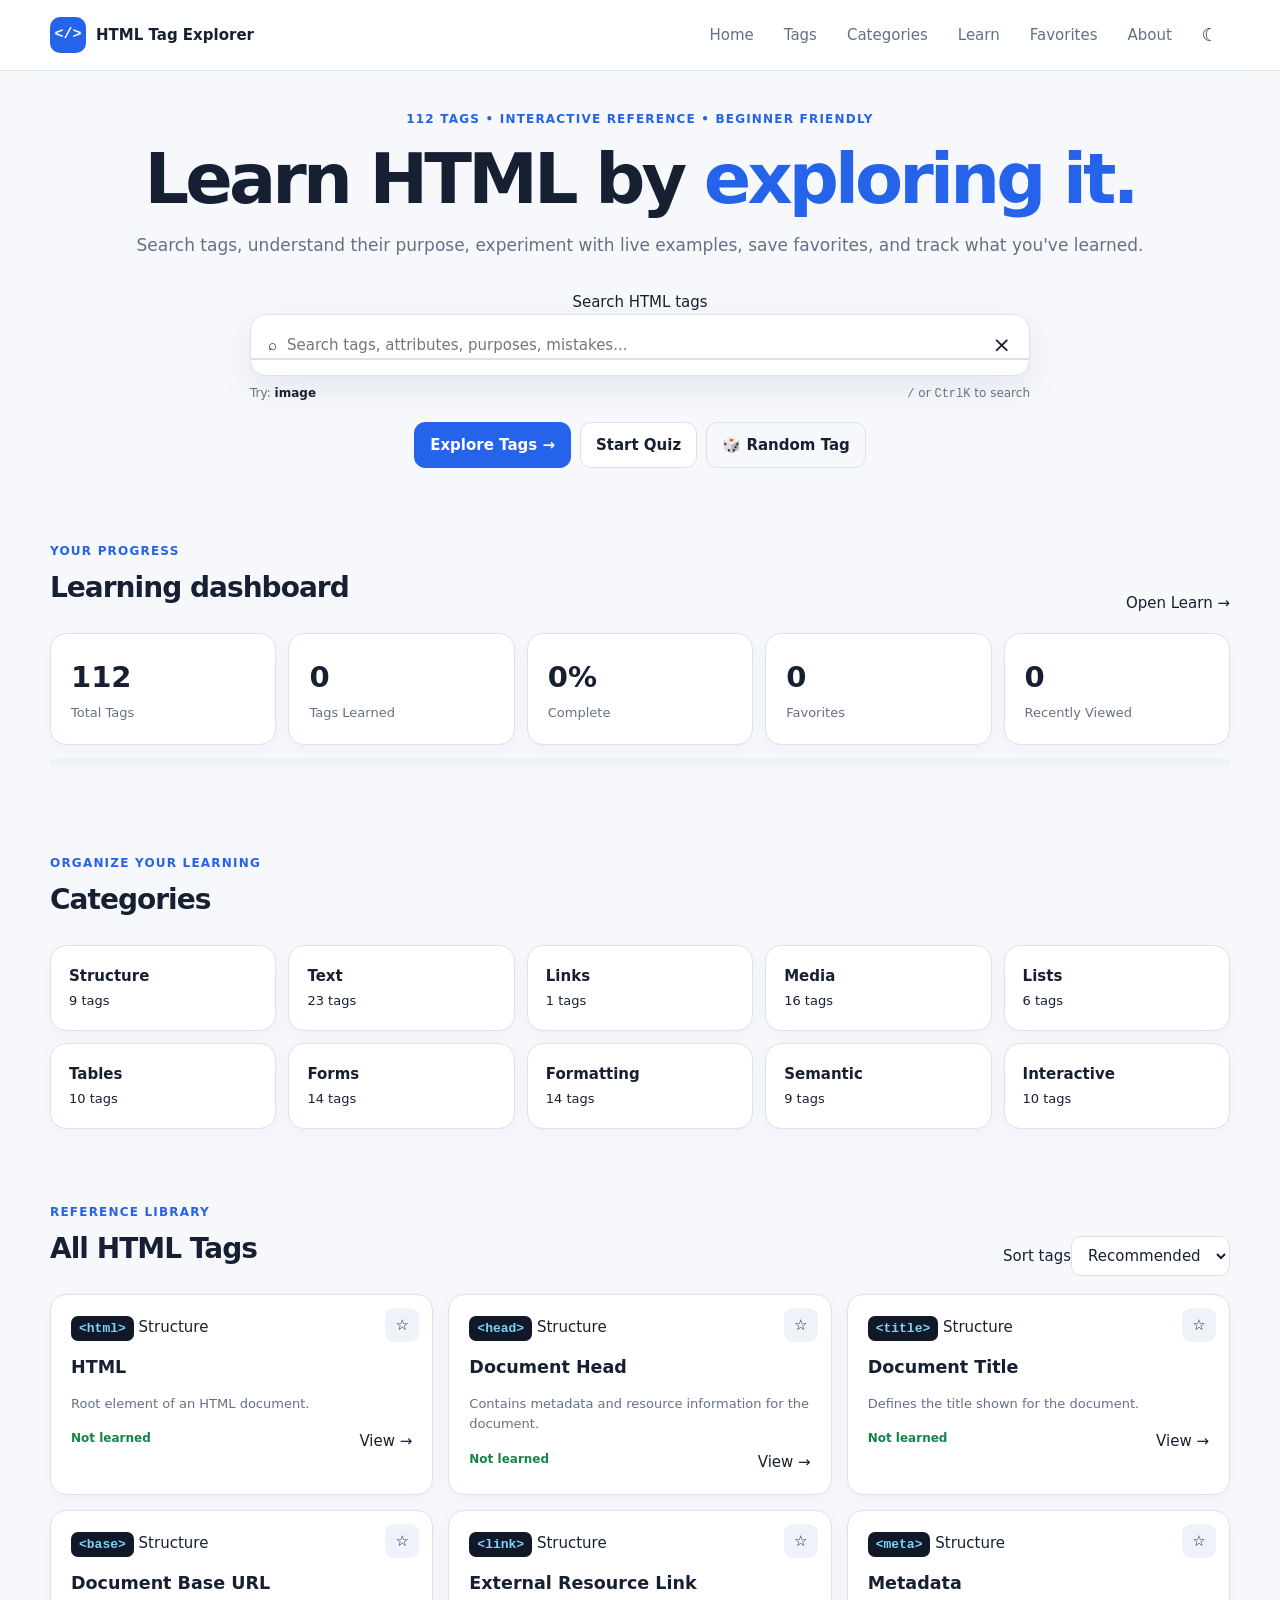
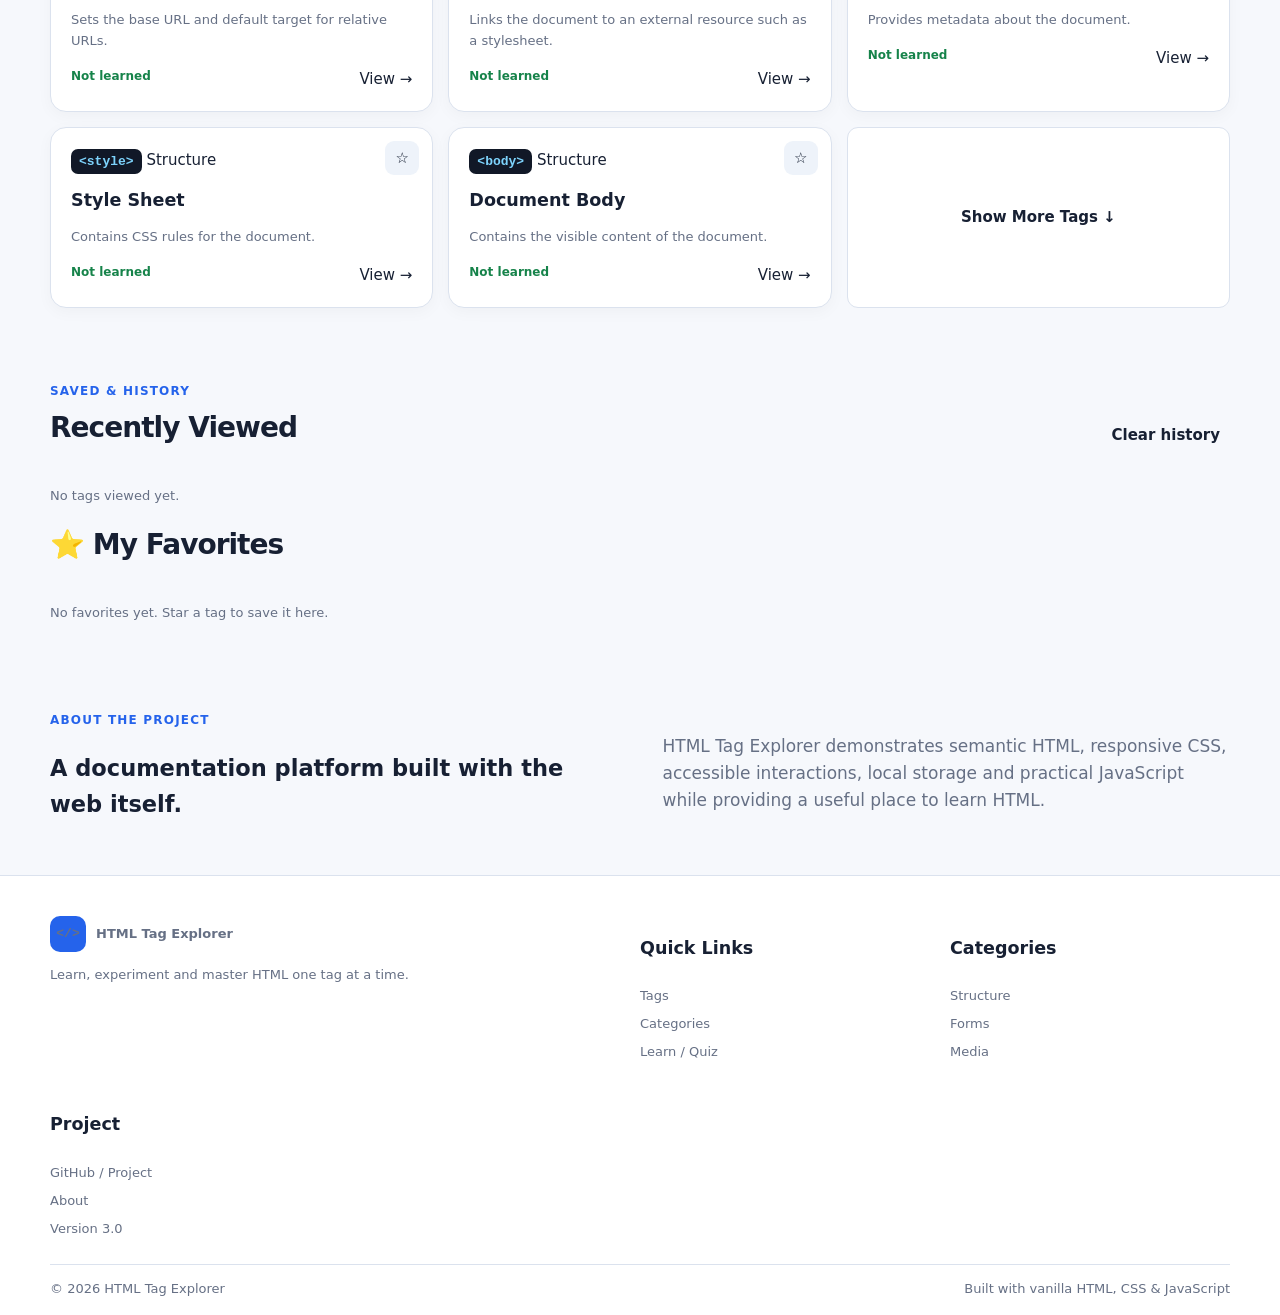
<file: index.html>
<!doctype html>
<html lang="en">
  <head>
    <meta charset="utf-8" />
    <meta name="viewport" content="width=device-width,initial-scale=1" />
    <meta
      name="description"
      content="HTML Tag Explorer — interactive HTML reference and learning platform."
    />
    <title>HTML Tag Explorer</title>
    <link rel="stylesheet" href="style.css" />
  </head>
  <body>
    <header class="site-header">
      <nav class="navbar container" aria-label="Primary navigation">
        <a class="brand" href="index.html"
          ><span class="brand-mark">&lt;/&gt;</span
          ><span>HTML Tag Explorer</span></a
        >
        <button
          class="menu-toggle"
          id="menuToggle"
          aria-expanded="false"
          aria-controls="mainNav"
          aria-label="Open navigation"
        >
          ☰
        </button>
        <div class="nav-links" id="mainNav">
          <a href="#home">Home</a><a href="#tags">Tags</a
          ><a href="#categories">Categories</a><a href="learn.html">Learn</a
          ><a href="#favorites">Favorites</a><a href="#about">About</a
          ><button
            class="theme-toggle"
            id="themeToggle"
            aria-label="Toggle dark and light theme"
          >
            ☾
          </button>
        </div>
      </nav>
    </header>
    <main>
      <section class="hero container" id="home">
        <div class="hero-copy">
          <span class="eyebrow"
            >112 tags • interactive reference • beginner friendly</span
          >
          <h1>Learn HTML by <span>exploring it.</span></h1>
          <p>
            Search tags, understand their purpose, experiment with live
            examples, save favorites, and track what you've learned.
          </p>
        </div>
        <div class="search-shell" role="search">
          <label class="sr-only" for="smartSearch">Search HTML tags</label>
          <div class="search-box">
            <span>⌕</span
            ><input
              id="smartSearch"
              type="search"
              autocomplete="off"
              placeholder="Search tags, attributes, purposes, mistakes..."
              aria-controls="suggestions"
              aria-label="Search HTML tags"
            /><button id="clearSearch" type="button" aria-label="Clear search">
              ×
            </button>
          </div>
          <div class="suggestions" id="suggestions" role="listbox"></div>
          <div class="search-hints">
            <span
              >Try:
              <button class="hint" type="button" data-query="image">
                image
              </button></span
            ><span><kbd>/</kbd> or <kbd>Ctrl</kbd><kbd>K</kbd> to search</span>
          </div>
        </div>
        <div class="hero-actions">
          <a class="btn primary" href="#tags">Explore Tags →</a
          ><a class="btn secondary" href="learn.html">Start Quiz</a
          ><button class="btn ghost" id="randomTag" type="button">
            🎲 Random Tag
          </button>
        </div>
      </section>
      <section
        class="container dashboard-section"
        aria-labelledby="dashboardTitle"
      >
        <div class="section-heading">
          <div>
            <span class="eyebrow">Your progress</span>
            <h2 id="dashboardTitle">Learning dashboard</h2>
          </div>
          <a href="learn.html">Open Learn →</a>
        </div>
        <div class="dashboard-grid">
          <div class="stat-card">
            <strong id="totalCount">112</strong><span>Total Tags</span>
          </div>
          <div class="stat-card">
            <strong id="learnedCount">0</strong><span>Tags Learned</span>
          </div>
          <div class="stat-card">
            <strong id="progressPercent">0%</strong><span>Complete</span>
          </div>
          <div class="stat-card">
            <strong id="favoriteCount">0</strong><span>Favorites</span>
          </div>
          <div class="stat-card">
            <strong id="recentCount">0</strong><span>Recently Viewed</span>
          </div>
        </div>
        <div class="progress-track" aria-label="Learning progress">
          <span id="progressBar"></span>
        </div>
      </section>
      <section class="container" id="categories">
        <div class="section-heading">
          <div>
            <span class="eyebrow">Organize your learning</span>
            <h2>Categories</h2>
          </div>
        </div>
        <div class="category-grid" id="categoryGrid"></div>
      </section>
      <section class="container tags-section" id="tags">
        <div class="section-heading">
          <div>
            <span class="eyebrow">Reference library</span>
            <h2 id="tagsTitle">All HTML Tags</h2>
          </div>
          <div class="toolbar">
            <label class="sr-only" for="sortSelect">Sort tags</label
            ><select id="sortSelect">
              <option value="recommended">Recommended</option>
              <option value="az">A → Z</option>
              <option value="za">Z → A</option>
              <option value="category">Category</option>
            </select>
          </div>
        </div>
        <div class="active-filters" id="activeFilters"></div>
        <div class="tag-grid" id="tagGrid"></div>
        <div class="empty-state hidden" id="emptyState">
          <div>⌕</div>
          <h3>No results found</h3>
          <p>Try another keyword or clear the current filters.</p>
          <button class="btn secondary" id="emptyClear" type="button">
            Clear filters
          </button>
        </div>
      </section>
      <section class="container recent-section" id="favorites">
        <div class="section-heading">
          <div>
            <span class="eyebrow">Saved &amp; history</span>
            <h2>Recently Viewed</h2>
          </div>
          <button class="text-btn" id="clearRecent" type="button">
            Clear history
          </button>
        </div>
        <div class="mini-grid" id="recentGrid"></div>
        <div class="section-heading favorites-heading">
          <div><h2>⭐ My Favorites</h2></div>
        </div>
        <div class="mini-grid" id="favoriteGrid"></div>
        <p class="empty-note" id="favoriteEmpty">
          No favorites yet. Star a tag to save it here.
        </p>
      </section>
      <section class="about container" id="about">
        <div>
          <span class="eyebrow">About the project</span>
          <h2>A documentation platform built with the web itself.</h2>
        </div>
        <p>
          HTML Tag Explorer demonstrates semantic HTML, responsive CSS,
          accessible interactions, local storage and practical JavaScript while
          providing a useful place to learn HTML.
        </p>
      </section>
    </main>
    <footer class="site-footer">
      <div class="container footer-grid">
        <div>
          <a class="brand" href="#home"
            ><span class="brand-mark">&lt;/&gt;</span
            ><span>HTML Tag Explorer</span></a
          >
          <p>Learn, experiment and master HTML one tag at a time.</p>
        </div>
        <div>
          <h3>Quick Links</h3>
          <a href="#tags">Tags</a><a href="#categories">Categories</a
          ><a href="learn.html">Learn / Quiz</a>
        </div>
        <div>
          <h3>Categories</h3>
          <a href="#tags">Structure</a><a href="#tags">Forms</a
          ><a href="#tags">Media</a>
        </div>
        <div>
          <h3>Project</h3>
          <a href="#" id="githubLink">GitHub / Project</a
          ><a href="#about">About</a><span>Version 3.0</span>
        </div>
      </div>
      <div class="container footer-bottom">
        <span>© 2026 HTML Tag Explorer</span
        ><span>Built with vanilla HTML, CSS &amp; JavaScript</span>
      </div>
    </footer>
    <button
      class="back-top"
      id="backTop"
      type="button"
      aria-label="Back to top"
    >
      ↑
    </button>
    <div class="toast" id="toast" role="status" aria-live="polite"></div>
    <script src="script.js"></script>
  </body>
</html>
</file>
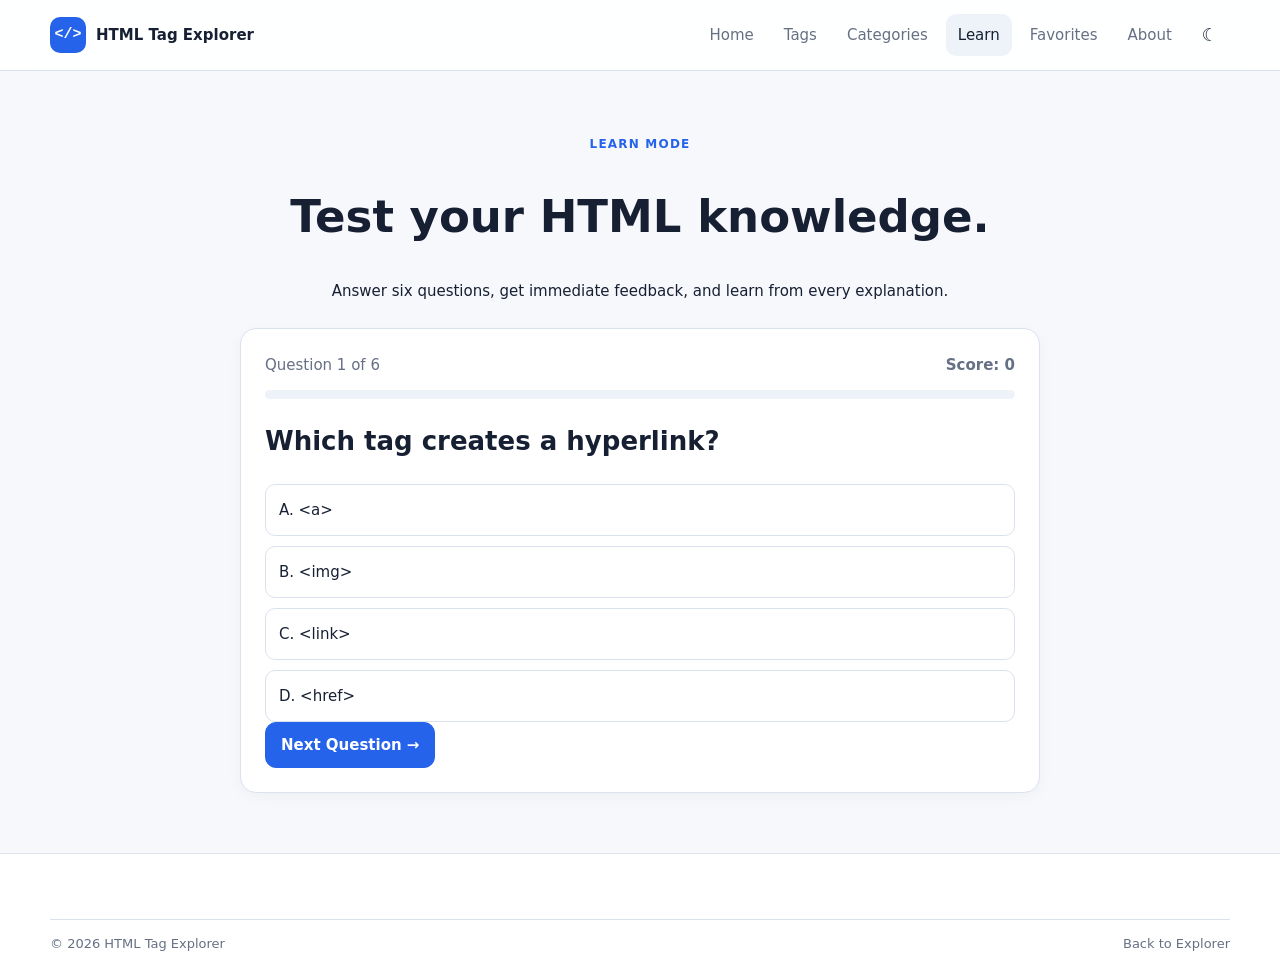
<file: learn.html>
<!doctype html>
<html lang="en">
  <head>
    <meta charset="utf-8" />
    <meta name="viewport" content="width=device-width,initial-scale=1" />
    <meta name="description" content="Interactive HTML learning quiz" />
    <title>Learn HTML — HTML Tag Explorer</title>
    <link rel="stylesheet" href="style.css" />
  </head>
  <body>
    <header class="site-header">
      <nav class="navbar container" aria-label="Primary navigation">
        <a class="brand" href="index.html"
          ><span class="brand-mark">&lt;/&gt;</span
          ><span>HTML Tag Explorer</span></a
        ><button
          class="menu-toggle"
          id="menuToggle"
          aria-expanded="false"
          aria-controls="mainNav"
          aria-label="Open navigation"
        >
          ☰
        </button>
        <div class="nav-links" id="mainNav">
          <a href="index.html#home">Home</a><a href="index.html#tags">Tags</a
          ><a href="index.html#categories">Categories</a
          ><a class="active" href="learn.html">Learn</a
          ><a href="index.html#favorites">Favorites</a
          ><a href="index.html#about">About</a
          ><button
            class="theme-toggle"
            id="themeToggle"
            aria-label="Toggle theme"
          >
            ☾
          </button>
        </div>
      </nav>
    </header>
    <main class="learn-page container">
      <section class="quiz-hero">
        <span class="eyebrow">Learn mode</span>
        <h1>Test your HTML knowledge.</h1>
        <p>
          Answer six questions, get immediate feedback, and learn from every
          explanation.
        </p>
      </section>
      <section class="quiz-card" id="quizCard">
        <div class="quiz-top">
          <span id="quizProgress">Question 1 of 6</span
          ><strong id="quizScore">Score: 0</strong>
        </div>
        <div class="progress-track"><span id="quizBar"></span></div>
        <div id="questionArea"></div>
        <div id="feedback" class="quiz-feedback hidden"></div>
        <button class="btn primary" id="nextQuestion" type="button">
          Next Question →</button
        ><button class="btn secondary hidden" id="restartQuiz" type="button">
          Restart Quiz
        </button>
      </section>
    </main>
    <footer class="site-footer">
      <div class="container footer-bottom">
        <span>© 2026 HTML Tag Explorer</span
        ><a href="index.html">Back to Explorer</a>
      </div>
    </footer>
    <div class="toast" id="toast" role="status" aria-live="polite"></div>
    <script src="script.js"></script>
  </body>
</html>
</file>
<file: style.css>
:root {
  --bg: #f6f8fc;
  --surface: #fff;
  --surface2: #eef3fa;
  --text: #172033;
  --muted: #667085;
  --line: #dbe2ee;
  --primary: #2563eb;
  --accent: #7c3aed;
  --code: #111827;
  --shadow: 0 12px 35px rgba(15, 23, 42, 0.08);
}

[data-theme="dark"] {
  --bg: #0b1120;
  --surface: #111827;
  --surface2: #172033;
  --text: #eef2ff;
  --muted: #a5b0c2;
  --line: #263249;
  --primary: #60a5fa;
  --accent: #a78bfa;
  --code: #080d17;
  --shadow: 0 15px 40px rgba(0, 0, 0, 0.25);
}

* {
  box-sizing: border-box;
}
html {
  scroll-behavior: smooth;
}
body {
  margin: 0;
  background: var(--bg);
  color: var(--text);
  font:
    15px/1.6 system-ui,
    -apple-system,
    Segoe UI,
    sans-serif;
  transition: 0.25s;
}
.container {
  width: min(calc(100% - 28px), 1180px);
  margin: auto;
}
a {
  color: inherit;
  text-decoration: none;
}
button,
input,
select,
textarea {
  font: inherit;
}
button {
  cursor: pointer;
  color: var(--text) !important;
  -webkit-text-fill-color: var(--text) !important;
}

/* Header */
.site-header {
  position: sticky;
  top: 0;
  z-index: 50;
  background: color-mix(in srgb, var(--surface) 90%, transparent);
  backdrop-filter: blur(15px);
  border-bottom: 1px solid var(--line);
}
.navbar {
  min-height: 70px;
  display: flex;
  align-items: center;
  justify-content: space-between;
}
.brand {
  display: flex;
  align-items: center;
  gap: 10px;
  font-weight: 800;
}
.brand-mark {
  display: grid;
  place-items: center;
  width: 36px;
  height: 36px;
  border-radius: 10px;
  background: var(--primary);
  color: white;
  font-family: monospace;
}
.nav-links {
  display: flex;
  gap: 6px;
  align-items: center;
}
.nav-links a,
.theme-toggle {
  border: 0;
  background: transparent;
  color: var(--muted);
  padding: 9px 12px;
  border-radius: 10px;
}
.nav-links a:hover,
.nav-links a.active {
  background: var(--surface2);
  color: var(--text);
}
.theme-toggle {
  font-size: 18px;
  color: var(--text);
}
.menu-toggle {
  display: none;
  border: 0;
  background: transparent;
  color: var(--text);
  font-size: 25px;
}

/* Hero */
.hero {
  text-align: center;
  padding: 75px 0 45px;
}
.eyebrow {
  font-size: 12px;
  font-weight: 800;
  letter-spacing: 0.1em;
  text-transform: uppercase;
  color: var(--primary);
}
.hero h1 {
  font-size: clamp(40px, 6vw, 70px);
  line-height: 1.02;
  letter-spacing: -0.055em;
  margin: 14px 0;
}
.hero h1 span {
  color: var(--primary);
}
.hero p,
.about p {
  color: var(--muted);
  font-size: 17px;
}

/* Search */
.search-shell {
  max-width: 780px;
  margin: 30px auto 18px;
  position: relative;
}
.search-box {
  display: flex;
  align-items: center;
  gap: 10px;
  background: var(--surface);
  border: 1px solid var(--line);
  border-radius: 16px;
  padding: 5px 12px 5px 17px;
  box-shadow: var(--shadow);
}
.search-box input {
  width: 100%;
  border: 0;
  outline: 0;
  background: transparent;
  color: var(--text);
  padding: 13px 0;
}
.search-box button {
  border: 0;
  background: transparent;
  font-size: 22px;
  color: var(--muted);
}
.suggestions {
  position: absolute;
  top: 68px;
  left: 0;
  right: 0;
  background: var(--surface);
  border: 1px solid var(--line);
  border-radius: 14px;
  box-shadow: var(--shadow);
  z-index: 10;
  overflow: hidden;
  text-align: left;
}
.suggestion {
  display: flex;
  gap: 12px;
  padding: 12px 14px;
  border-bottom: 1px solid var(--line);
}
.suggestion:hover {
  background: var(--surface2);
}
.suggestion-code,
.tag-badge {
  font: 700 13px monospace;
  background: var(--code);
  color: #7dd3fc;
  padding: 5px 8px;
  border-radius: 7px;
  height: max-content;
}
.suggestion small {
  display: block;
  color: var(--muted);
}
.search-hints {
  display: flex;
  justify-content: space-between;
  color: var(--muted);
  font-size: 12px;
  margin-top: 8px;
}
.hint {
  border: 0;
  background: none;
  color: var(--primary);
  font-weight: 700;
  padding: 0;
}

/* Force every normal button/link button to follow the active theme.
   This prevents browser/default button text colors from staying black in dark mode. */
button:not(.btn.primary),
.btn:not(.primary),
.btn:not(.primary) * {
  color: var(--text) !important;
  -webkit-text-fill-color: var(--text) !important;
}

/* Primary buttons intentionally use white text in both themes. */
.btn.primary,
.btn.primary * {
  color: #fff !important;
  -webkit-text-fill-color: #fff !important;
}

/* RANDOM TAG BUTTON — explicit light/dark theme colors */
#randomTag {
  color: #172033 !important;
  -webkit-text-fill-color: #172033 !important;
  background: transparent !important;
  border-color: #dbe2ee !important;
}

#randomTag::first-line,
#randomTag * {
  color: inherit !important;
  -webkit-text-fill-color: inherit !important;
}

html[data-theme="dark"] #randomTag {
  color: #eef2ff !important;
  -webkit-text-fill-color: #eef2ff !important;
  background: #111827 !important;
  border-color: #263249 !important;
}

html[data-theme="dark"] #randomTag::first-line,
html[data-theme="dark"] #randomTag * {
  color: #eef2ff !important;
  -webkit-text-fill-color: #eef2ff !important;
}

/* Buttons - theme-safe text color */
.hero-actions {
  display: flex;
  justify-content: center;
  gap: 9px;
  flex-wrap: wrap;
}
.btn {
  display: inline-flex;
  align-items: center;
  justify-content: center;
  padding: 10px 15px;
  border: 1px solid var(--line);
  border-radius: 11px;
  background: var(--surface);
  color: var(--text);
  font-weight: 750;
  transition: 0.18s;
}
.btn:hover {
  transform: translateY(-2px);
}
.btn.primary {
  background: var(--primary);
  border-color: var(--primary);
  color: #fff;
}
.btn.secondary {
  background: var(--surface);
  color: var(--text) !important;
  -webkit-text-fill-color: var(--text) !important;
  border-color: var(--line);
}
.btn.ghost {
  background: transparent;
  color: var(--text) !important;
  -webkit-text-fill-color: var(--text) !important;
  border-color: var(--line);
}
.text-btn {
  border: 0;
  background: transparent;
  color: var(--primary);
  font-weight: 700;
  padding: 8px 10px;
}
select {
  background: var(--surface);
  color: var(--text);
  border: 1px solid var(--line);
  border-radius: 10px;
  padding: 9px 12px;
  outline: none;
}
select option {
  background: var(--surface);
  color: var(--text);
}

/* Sections */
.section-heading {
  display: flex;
  justify-content: space-between;
  align-items: end;
  margin-bottom: 18px;
  gap: 15px;
}
.section-heading h2 {
  margin: 4px 0;
  font-size: 28px;
  letter-spacing: -0.035em;
}
.dashboard-grid {
  display: grid;
  grid-template-columns: repeat(5, 1fr);
  gap: 12px;
}
.stat-card,
.category-card,
.tag-card,
.doc-card,
.quiz-card,
.mini-card {
  background: var(--surface);
  border: 1px solid var(--line);
  border-radius: 16px;
  box-shadow: 0 4px 16px rgba(15, 23, 42, 0.035);
}
.stat-card {
  padding: 20px;
}
.stat-card strong {
  font-size: 29px;
  display: block;
  color: var(--text);
}
.stat-card span,
.category-card span,
.tag-card p,
.empty-note {
  color: var(--muted);
  font-size: 13px;
}
.progress-track {
  height: 9px;
  background: var(--surface2);
  border-radius: 99px;
  overflow: hidden;
  margin: 13px 0;
}
.progress-track span {
  display: block;
  height: 100%;
  width: 0;
  background: linear-gradient(90deg, var(--primary), var(--accent));
  transition: 0.4s;
}

/* Categories */
.category-grid {
  display: grid;
  grid-template-columns: repeat(5, 1fr);
  gap: 12px;
}
.category-card {
  padding: 18px;
  text-align: left;
  transition: 0.2s;
  color: var(--text);
  background: var(--surface);
}
.category-card strong {
  display: block;
  color: var(--text);
}
.category-card span {
  color: var(--muted);
}
.category-card:hover,
.category-card:focus-visible,
.tag-card:hover {
  transform: translateY(-3px);
  box-shadow: var(--shadow);
}

/* Tag cards */
.tag-grid {
  display: grid;
  grid-template-columns: repeat(3, 1fr);
  gap: 15px;
}
.tag-card {
  position: relative;
  padding: 20px;
  transition: 0.2s;
}
.tag-card .fav {
  position: absolute;
  right: 13px;
  top: 13px;
  border: 0;
  background: var(--surface2);
  color: var(--text);
  border-radius: 9px;
  width: 34px;
  height: 34px;
}
.tag-card .is-fav {
  color: #eab308;
}
.tag-card h3 {
  margin: 14px 0 4px;
  color: var(--text);
}
.card-footer {
  display: flex;
  justify-content: space-between;
  margin-top: 15px;
}
.learn-state {
  font-size: 12px;
  color: #16834a;
  font-weight: 700;
}

/* Small cards */
.mini-grid {
  display: grid;
  grid-template-columns: repeat(5, 1fr);
  gap: 10px;
}
.mini-card {
  padding: 14px;
}
.mini-card code {
  color: var(--primary);
  font-weight: 800;
}
.mini-card small {
  display: block;
  color: var(--muted);
}
section.container {
  padding: 35px 0;
}
.about {
  display: grid;
  grid-template-columns: 1fr 1fr;
  gap: 45px;
  align-items: center;
}

/* Footer */
.site-footer {
  border-top: 1px solid var(--line);
  background: var(--surface);
  padding: 40px 0 16px;
}
.footer-grid {
  display: grid;
  grid-template-columns: 2fr 1fr 1fr;
  gap: 30px;
}
.footer-grid div:not(:first-child) {
  display: flex;
  flex-direction: column;
  gap: 7px;
}
.footer-grid p,
.footer-grid a,
.footer-grid span,
.footer-bottom {
  color: var(--muted);
  font-size: 13px;
}
.footer-bottom {
  border-top: 1px solid var(--line);
  margin-top: 25px;
  padding-top: 14px;
  display: flex;
  justify-content: space-between;
}

/* Utilities */
.back-top {
  position: fixed;
  right: 20px;
  bottom: 20px;
  width: 45px;
  height: 45px;
  border: 1px solid var(--line);
  border-radius: 12px;
  background: var(--surface);
  color: var(--text);
  box-shadow: var(--shadow);
  opacity: 0;
  pointer-events: none;
  transition: 0.2s;
}
.back-top.show {
  opacity: 1;
  pointer-events: auto;
}
.toast {
  position: fixed;
  bottom: 22px;
  left: 50%;
  transform: translate(-50%, 20px);
  opacity: 0;
  background: var(--code);
  color: #fff;
  padding: 10px 15px;
  border-radius: 10px;
  z-index: 100;
  transition: 0.2s;
}
.toast.show {
  opacity: 1;
  transform: translate(-50%, 0);
}
.hidden {
  display: none !important;
}

/* Tag page */
.tag-page {
  padding: 30px 0 70px;
}
.breadcrumbs {
  display: flex;
  gap: 8px;
  color: var(--muted);
  font-size: 13px;
  margin-bottom: 20px;
}
.breadcrumbs a {
  color: var(--primary);
}
.tag-header {
  display: grid;
  grid-template-columns: 1.4fr 0.7fr;
  gap: 20px;
}
.tag-title {
  font-size: 52px;
  line-height: 1;
  margin: 0;
}
.tag-full {
  color: var(--muted);
  font-size: 18px;
  margin: 10px 0;
}
.tag-actions {
  display: flex;
  gap: 8px;
  flex-wrap: wrap;
  margin: 20px 0;
}
.tag-side,
.doc-card {
  padding: 21px;
}
.tag-side {
  background: var(--surface);
  border: 1px solid var(--line);
  border-radius: 16px;
}
.doc-grid {
  display: grid;
  grid-template-columns: 1fr 1fr;
  gap: 15px;
  margin-top: 15px;
}
.code-block {
  position: relative;
  background: var(--code);
  color: #e5e7eb;
  border-radius: 12px;
  overflow: auto;
}
.code-block pre {
  padding: 18px;
  margin: 0;
  font: 13px/1.7 monospace;
  min-width: max-content;
}
.copy-code {
  position: absolute;
  right: 9px;
  top: 9px;
  background: #1f2937;
  color: #fff;
  border: 1px solid #374151;
  border-radius: 7px;
  padding: 6px 9px;
}
.live-example {
  padding: 20px;
  background: var(--surface2);
  border-radius: 11px;
  min-height: 70px;
}
.attr-table {
  width: 100%;
  border-collapse: collapse;
}
.attr-table th,
.attr-table td {
  padding: 9px;
  border-bottom: 1px solid var(--line);
  text-align: left;
}
.attr-table code {
  color: var(--primary);
}
.playground-help {
  color: var(--muted);
  margin: -6px 0 12px;
  font-size: 13px;
}
.playground-grid {
  display: grid;
  grid-template-columns: 1fr 1fr;
  gap: 12px;
}
.editor-wrap,
.preview-wrap {
  border-radius: 12px;
  overflow: hidden;
  border: 1px solid var(--line);
}
.editor-head,
.preview-head {
  padding: 9px 12px;
  background: var(--surface2);
  font-size: 12px;
}
.editor {
  width: 100%;
  min-height: 260px;
  border: 0;
  resize: vertical;
  padding: 15px;
  background: var(--code);
  color: #e5e7eb;
  font: 13px/1.6 monospace;
}
.preview {
  width: 100%;
  min-height: 260px;
  border: 0;
  background: white;
}
.playground-actions {
  display: flex;
  gap: 8px;
  flex-wrap: wrap;
  margin-top: 10px;
}
.related-grid {
  display: grid;
  grid-template-columns: repeat(4, 1fr);
  gap: 10px;
}
.related-card {
  padding: 13px;
  border: 1px solid var(--line);
  border-radius: 10px;
  background: var(--surface2);
}
.related-card small {
  display: block;
  color: var(--muted);
}
.tag-nav {
  display: flex;
  justify-content: space-between;
  margin-top: 20px;
}
.tag-nav a {
  padding: 11px;
  border: 1px solid var(--line);
  border-radius: 10px;
  background: var(--surface);
  color: var(--text);
}

/* Quiz */
.learn-page {
  padding: 60px 0;
}
.quiz-hero {
  text-align: center;
  max-width: 700px;
  margin: auto auto 25px;
}
.quiz-hero h1 {
  font-size: 45px;
  line-height: 1.1;
}
.quiz-card {
  max-width: 800px;
  margin: auto;
  padding: 24px;
}
.quiz-top {
  display: flex;
  justify-content: space-between;
  color: var(--muted);
}
.quiz-question {
  font-size: 26px;
}
.answers {
  display: grid;
  gap: 10px;
}
.answer {
  border: 1px solid var(--line);
  background: var(--surface);
  color: var(--text);
  padding: 13px;
  text-align: left;
  border-radius: 10px;
}
.answer:hover {
  background: var(--surface2);
}
.answer.correct {
  border-color: #16834a;
  background: #16834a18;
}
.answer.wrong {
  border-color: #c0392b;
  background: #c0392b18;
}
.quiz-feedback {
  padding: 13px;
  background: var(--surface2);
  border-radius: 10px;
  margin: 15px 0;
}
.quiz-result {
  text-align: center;
}
.quiz-result h2 {
  font-size: 40px;
}

/* Responsive */
@media (max-width: 1000px) {
  .dashboard-grid {
    grid-template-columns: repeat(3, 1fr);
  }
  .category-grid {
    grid-template-columns: repeat(3, 1fr);
  }
  .tag-grid {
    grid-template-columns: repeat(2, 1fr);
  }
  .mini-grid {
    grid-template-columns: repeat(3, 1fr);
  }
  .tag-header {
    grid-template-columns: 1fr;
  }
  .tag-side {
    display: none;
  }
  .related-grid {
    grid-template-columns: repeat(2, 1fr);
  }
}

@media (max-width: 700px) {
  .menu-toggle {
    display: block;
  }
  .nav-links {
    display: none;
    position: absolute;
    top: 70px;
    left: 12px;
    right: 12px;
    background: var(--surface);
    border: 1px solid var(--line);
    padding: 10px;
    border-radius: 13px;
    flex-direction: column;
    align-items: stretch;
  }
  .nav-links.open {
    display: flex;
  }
  .dashboard-grid,
  .category-grid,
  .tag-grid,
  .mini-grid,
  .doc-grid,
  .playground-grid,
  .about {
    grid-template-columns: 1fr;
  }
  .footer-grid {
    grid-template-columns: 1fr;
  }
  .footer-grid div:not(:first-child) {
    display: none;
  }
  .footer-bottom {
    flex-direction: column;
  }
  .search-hints {
    flex-direction: column;
  }
  .tag-title {
    font-size: 42px;
  }
  .tag-nav {
    flex-direction: column;
    gap: 8px;
  }
  .related-grid {
    grid-template-columns: 1fr;
  }
}

/* Syntax highlighting */
.syn-tag {
  color: #60a5fa;
  font-weight: 700;
}
.syn-attr {
  color: #c084fc;
}
.syn-value {
  color: #86efac;
}
.syn-punc {
  color: #94a3b8;
}
.syn-comment {
  color: #94a3b8;
  font-style: italic;
}
.code-block pre {
  white-space: pre-wrap;
  word-break: break-word;
}
.live-example pre {
  margin: 0;
  min-width: 0;
}
/* Try It Yourself HTML validation */
.html-validation {
  padding: 10px 13px;
  border-top: 1px solid #374151;
  background: #0b1220;
  font-size: 12px;
}
.html-validation strong {
  display: block;
  margin-bottom: 3px;
}
.html-validation span {
  color: #9ca3af;
}
.html-validation ul {
  margin: 6px 0 0;
  padding-left: 20px;
  color: #fca5a5;
}
.html-validation.has-errors {
  border-left: 4px solid #ef4444;
}
.html-validation.valid {
  border-left: 4px solid #22c55e;
}
.html-validation.valid strong {
  color: #86efac;
}
.html-validation.has-errors strong {
  color: #fca5a5;
}
/* Show More / Show Less stays beside the eighth tag */
.more-tags-grid {
  min-height: 100%;
  width: 100%;
  align-self: stretch;
}
.more-tags-grid:hover {
  transform: translateY(-3px);
}
html[data-theme="dark"] .more-tags-grid {
  color: #fff !important;
  -webkit-text-fill-color: #fff !important;
  background: #111827 !important;
  border-color: #263249 !important;
}
html[data-theme="light"] .more-tags-grid {
  color: #172033 !important;
  -webkit-text-fill-color: #172033 !important;
}
</file>
